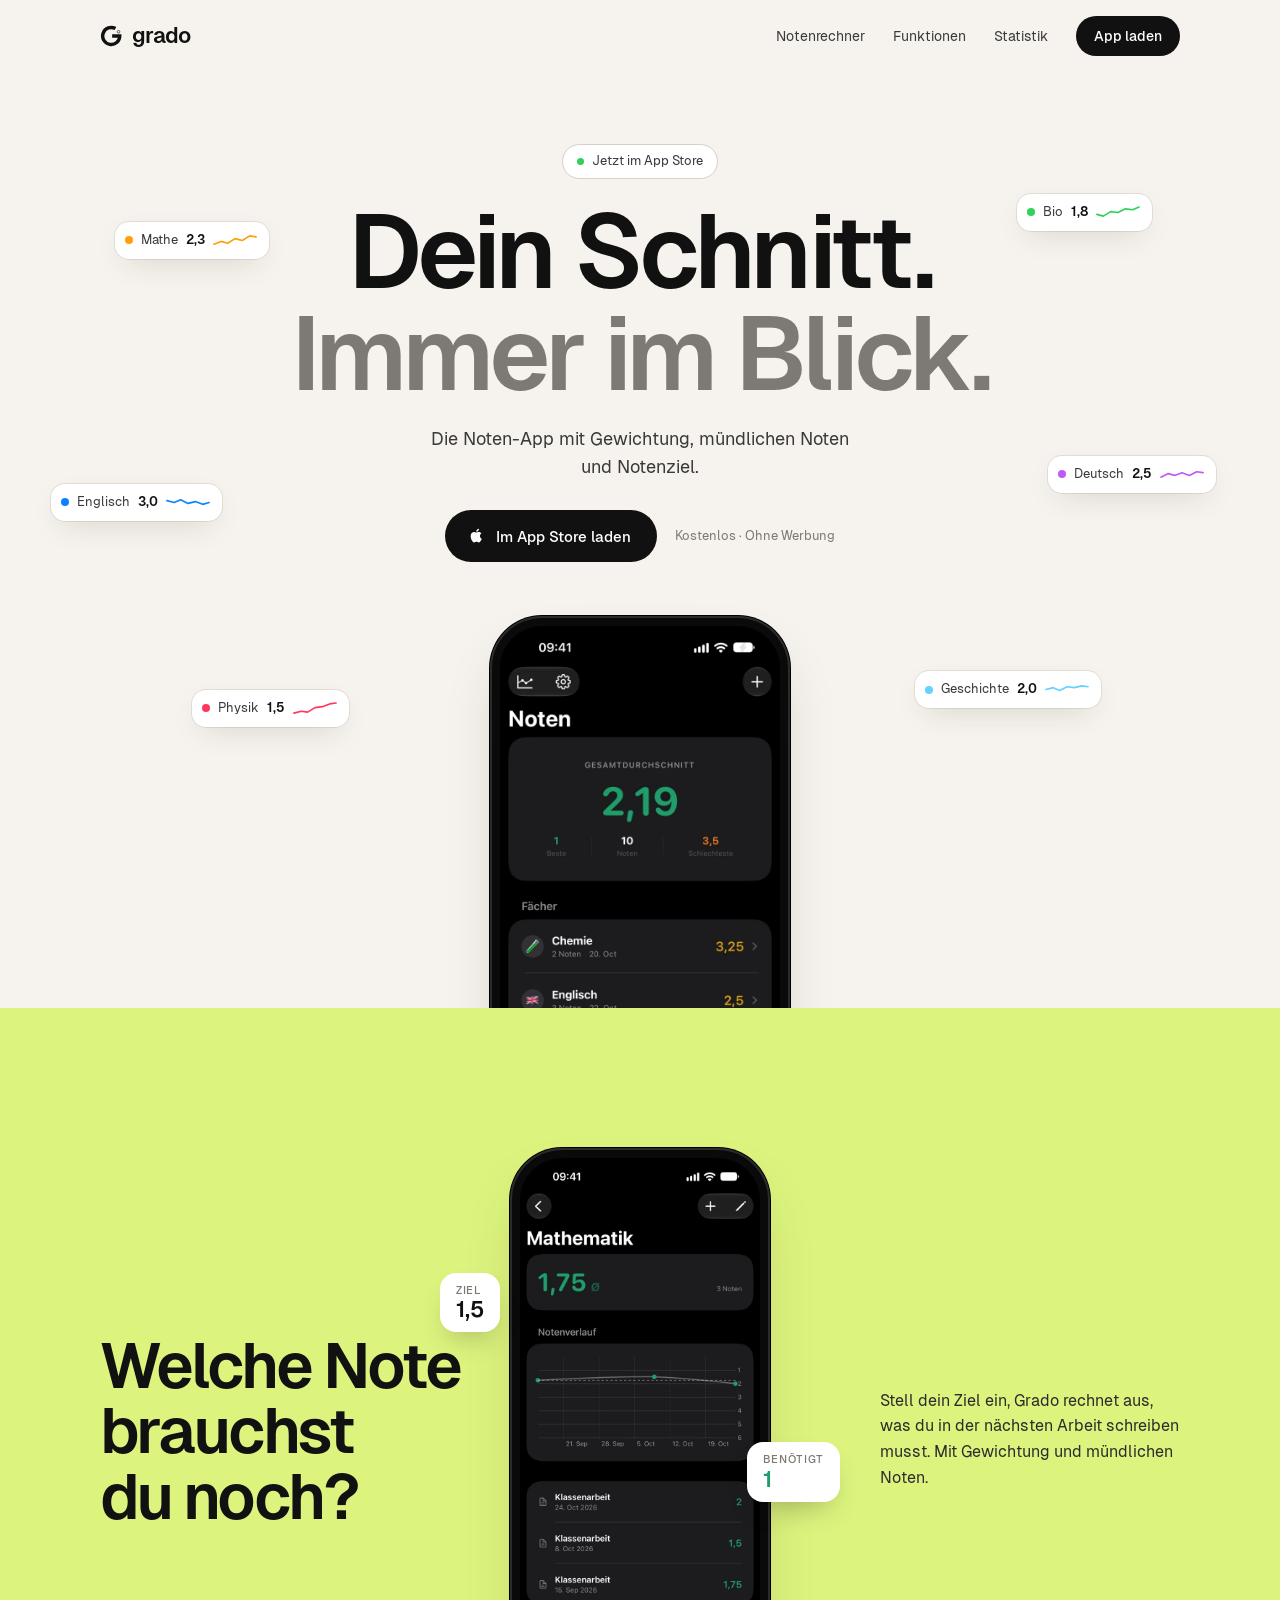
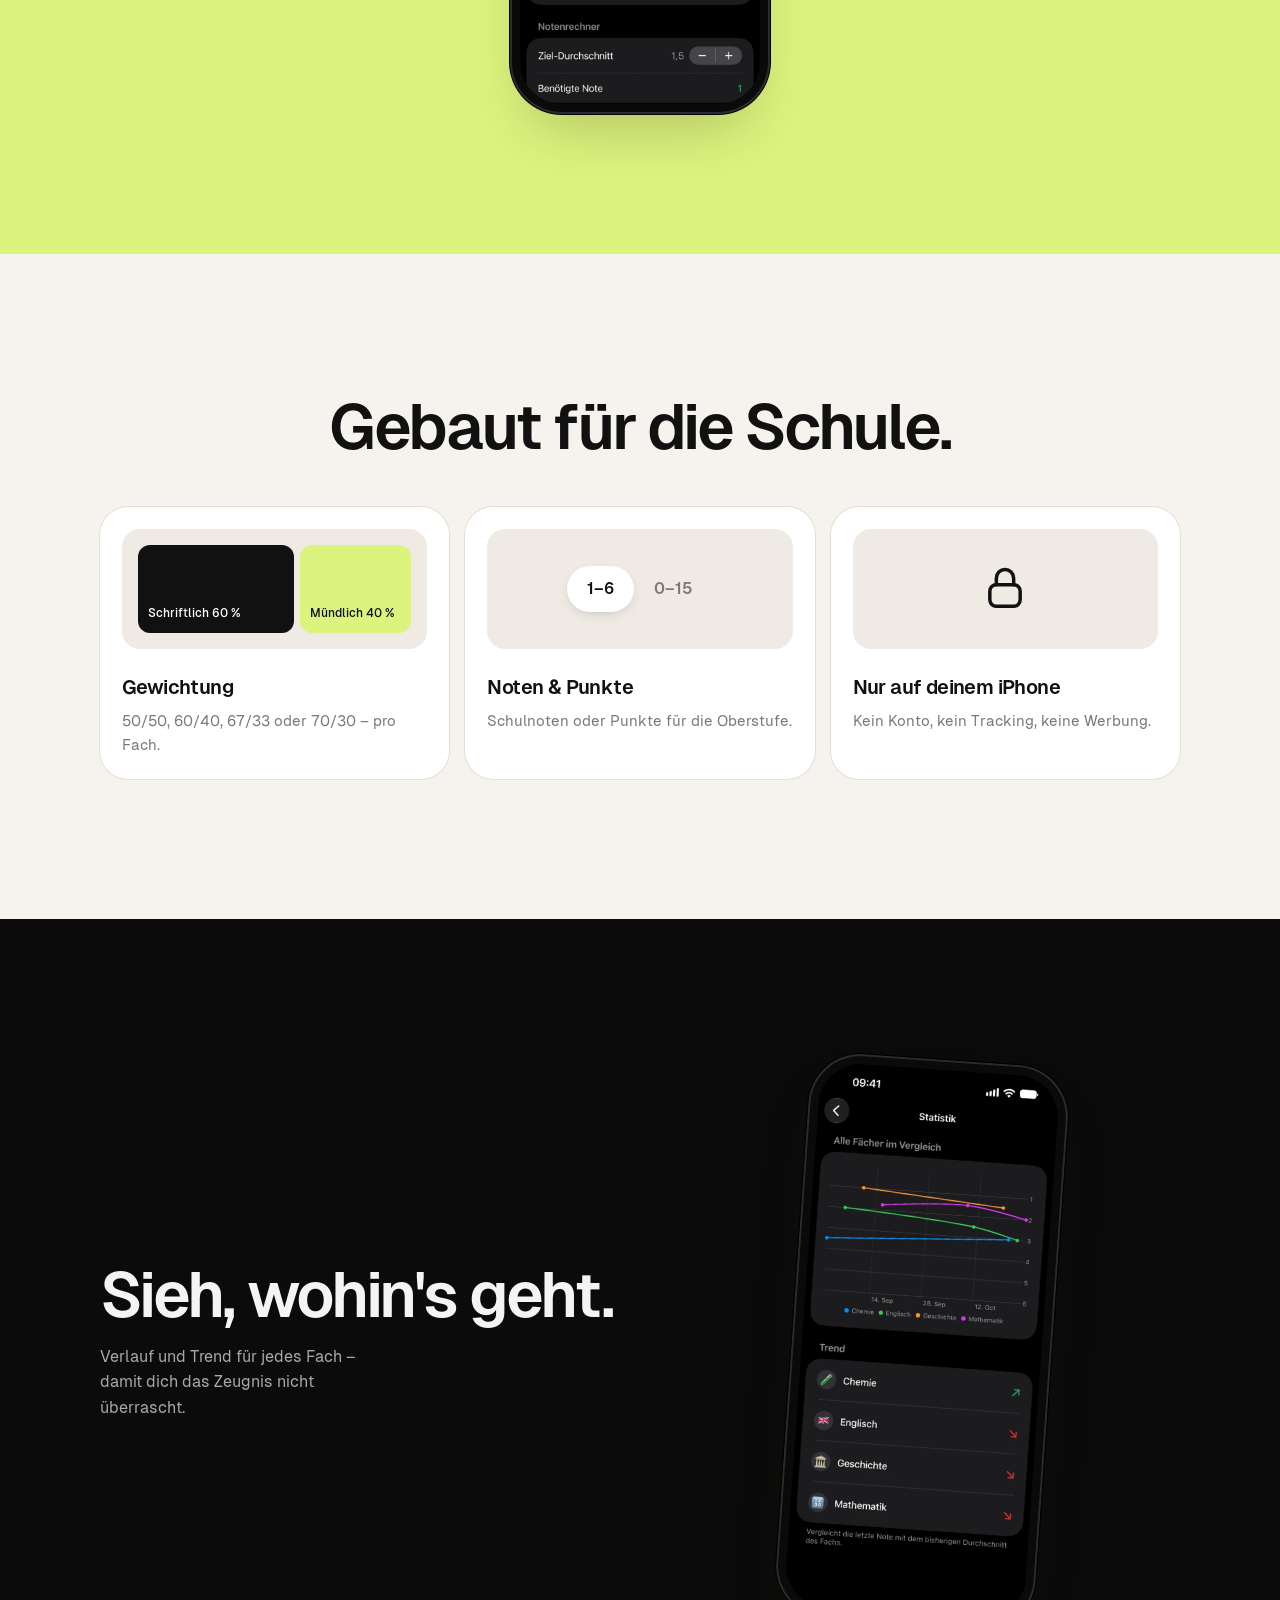
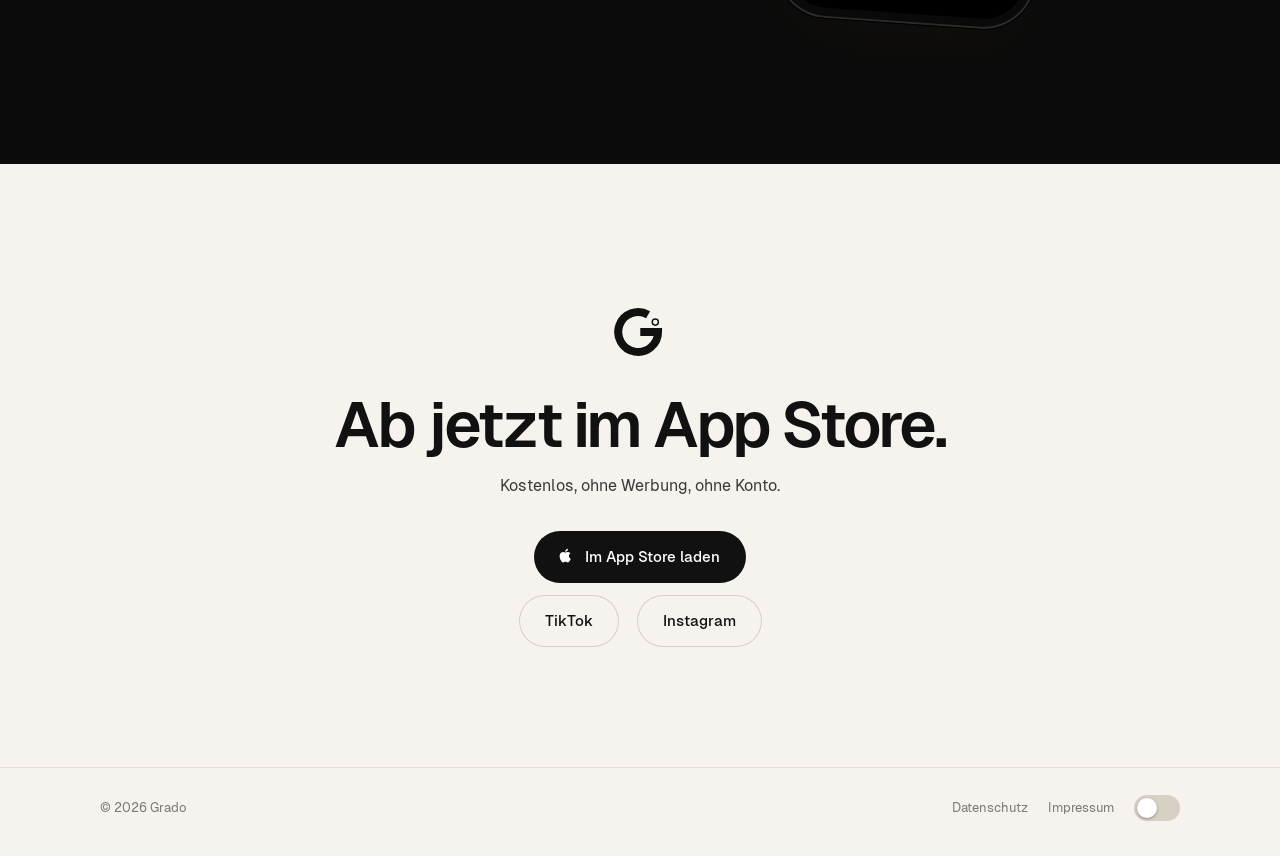
<file: index.html>
<!doctype html>
<html lang="de">
<head>
<meta charset="utf-8">
<meta name="viewport" content="width=device-width,initial-scale=1,viewport-fit=cover">
<title>Grado – Noten-App fürs iPhone</title>
<meta name="description" content="Grado rechnet deinen Notenschnitt aus – mit Gewichtung, mündlichen Noten und Notenziel. Kostenlos und ohne Werbung fürs iPhone.">
<meta name="theme-color" content="#f6f3ee">
<link rel="icon" type="image/png" href="assets/favicon.png">
<link rel="apple-touch-icon" href="assets/apple-touch-icon.png">
<link rel="preload" href="fonts/geist-600.woff2" as="font" type="font/woff2" crossorigin>
<link rel="stylesheet" href="style.css">
<meta property="og:type" content="website">
<meta property="og:title" content="Grado – Noten-App fürs iPhone">
<meta property="og:description" content="Dein Schnitt. Immer im Blick. Mit Gewichtung, mündlichen Noten und Notenziel. Kostenlos.">
<meta property="og:image" content="assets/og-image.png">
<meta name="twitter:card" content="summary_large_image">
<meta name="apple-itunes-app" content="app-id=6813142168">
<script>try{var t=localStorage.getItem('grado-theme');if(t)document.documentElement.dataset.theme=t}catch(e){}</script>
</head>
<body>

<p class="iab" id="iabBanner">Du bist gerade im In-App-Browser. Tipp oben rechts auf <b>•••</b> und wähle <b>"Im Browser öffnen"</b>, damit der App-Store-Link funktioniert.</p>

<header class="nav wrap">
  <a class="brand" href="index.html" aria-label="Grado Startseite">
    <svg viewBox="80 60 280 300" aria-hidden="true"><path d="M 263.3 117.6 A 106.6 106.6 0 1 0 316.6 210 L 221.5 210" fill="none" stroke="currentColor" stroke-width="43"/><circle cx="302" cy="157" r="16.4" fill="none" stroke="currentColor" stroke-width="8"/></svg>grado
  </a>
  <nav aria-label="Hauptmenü">
    <a class="hide-s" href="#rechner">Notenrechner</a>
    <a class="hide-s" href="#funktionen">Funktionen</a>
    <a class="hide-s" href="#statistik">Statistik</a>
    <a class="cta" href="https://apps.apple.com/de/app/grado/id6813142168">App laden</a>
  </nav>
</header>

<main>
  <!-- HERO -->
  <section class="hero" id="top">
    <div class="chips" aria-hidden="true">
      <div class="chip c1"><i style="--c:#ff9f0a"></i>Mathe<b>2,3</b><svg viewBox="0 0 48 16"><path d="M1 12 L9 9 L16 11 L24 6 L32 8 L40 3 L47 4"/></svg></div>
      <div class="chip c2"><i style="--c:#30d158"></i>Bio<b>1,8</b><svg viewBox="0 0 48 16"><path d="M1 10 L8 12 L16 7 L24 8 L32 4 L40 5 L47 2"/></svg></div>
      <div class="chip c3"><i style="--c:#0a84ff"></i>Englisch<b>3,0</b><svg viewBox="0 0 48 16"><path d="M1 6 L9 8 L16 5 L24 9 L32 7 L40 10 L47 8"/></svg></div>
      <div class="chip c4"><i style="--c:#bf5af2"></i>Deutsch<b>2,5</b><svg viewBox="0 0 48 16"><path d="M1 11 L9 7 L16 9 L24 6 L32 9 L40 5 L47 6"/></svg></div>
      <div class="chip c5"><i style="--c:#ff375f"></i>Physik<b>1,5</b><svg viewBox="0 0 48 16"><path d="M1 13 L9 11 L16 12 L24 7 L32 6 L40 3 L47 2"/></svg></div>
      <div class="chip c6"><i style="--c:#64d2ff"></i>Geschichte<b>2,0</b><svg viewBox="0 0 48 16"><path d="M1 8 L9 6 L16 9 L24 5 L32 6 L40 4 L47 5"/></svg></div>
    </div>

    <div class="hero-copy wrap">
      <p class="badge rv"><span class="pulse"></span>Jetzt im App Store</p>
      <h1 class="rv d1">Dein Schnitt.<br><span>Immer im Blick.</span></h1>
      <p class="sub rv d2">Die Noten-App mit Gewichtung, mündlichen Noten und Notenziel.</p>
      <div class="actions rv d3">
        <a class="store" href="https://apps.apple.com/de/app/grado/id6813142168"><svg viewBox="0 0 24 24" aria-hidden="true"><path fill="currentColor" d="M16.37 12.6c-.02-2.2 1.8-3.26 1.88-3.31-1.03-1.5-2.62-1.7-3.18-1.73-1.35-.14-2.64.8-3.33.8-.69 0-1.74-.78-2.87-.76-1.47.02-2.83.86-3.59 2.18-1.54 2.66-.39 6.6 1.1 8.76.73 1.06 1.6 2.24 2.73 2.2 1.1-.05 1.51-.71 2.84-.71 1.32 0 1.7.71 2.86.69 1.18-.02 1.93-1.07 2.65-2.13.84-1.22 1.18-2.41 1.2-2.47-.03-.01-2.3-.88-2.32-3.5zM14.2 6.13c.6-.73 1.01-1.75.9-2.76-.87.04-1.92.58-2.54 1.31-.56.64-1.05 1.67-.92 2.66.97.07 1.96-.49 2.56-1.21z"/></svg>Im App Store laden</a>
        <span class="note">Kostenlos · Ohne Werbung</span>
      </div>
    </div>

    <div class="hero-phone" id="heroPhone">
      <div class="phone"><img src="assets/app-uebersicht.webp" width="690" height="1500" alt="Grado: Gesamtdurchschnitt 2,19 und Fächerübersicht"></div>
    </div>
  </section>

  <!-- NOTENRECHNER -->
  <section class="band lime" id="rechner">
    <div class="wrap trio">
      <h2 class="rv">Welche Note brauchst du&nbsp;noch?</h2>
      <div class="stage rv d1">
        <div class="phone sm"><img src="assets/app-rechner.webp" width="690" height="1500" loading="lazy" alt="Grado Notenrechner: Ziel-Durchschnitt 1,5, benötigte Note 1"></div>
        <div class="tag t1" aria-hidden="true"><small>Ziel</small>1,5</div>
        <div class="tag t2" aria-hidden="true"><small>Benötigt</small>1</div>
      </div>
      <p class="side rv d2">Stell dein Ziel ein, Grado rechnet aus, was du in der nächsten Arbeit schreiben musst. Mit Gewichtung und mündlichen Noten.</p>
    </div>
  </section>

  <!-- FUNKTIONEN -->
  <section class="band" id="funktionen">
    <div class="wrap">
      <h2 class="center rv">Gebaut für die Schule.</h2>
      <div class="cards">
        <article class="card rv">
          <div class="viz weight" aria-hidden="true"><span style="flex:60">Schriftlich 60&nbsp;%</span><span style="flex:40">Mündlich 40&nbsp;%</span></div>
          <h3>Gewichtung</h3>
          <p>50/50, 60/40, 67/33 oder 70/30 – pro Fach.</p>
        </article>
        <article class="card rv d1">
          <div class="viz toggle" aria-hidden="true"><span class="on">1–6</span><span>0–15</span></div>
          <h3>Noten &amp; Punkte</h3>
          <p>Schulnoten oder Punkte für die Oberstufe.</p>
        </article>
        <article class="card rv d2">
          <div class="viz lock" aria-hidden="true"><svg viewBox="0 0 24 24"><rect x="5" y="10" width="14" height="10" rx="3"/><path d="M8 10V7a4 4 0 0 1 8 0v3"/></svg></div>
          <h3>Nur auf deinem iPhone</h3>
          <p>Kein Konto, kein Tracking, keine Werbung.</p>
        </article>
      </div>
    </div>
  </section>

  <!-- STATISTIK -->
  <section class="band dark" id="statistik">
    <div class="wrap duo">
      <div class="rv">
        <h2>Sieh, wohin's&nbsp;geht.</h2>
        <p class="side">Verlauf und Trend für jedes Fach – damit dich das Zeugnis nicht überrascht.</p>
      </div>
      <div class="stage rv d1">
        <div class="phone sm tilt"><img src="assets/app-statistik.webp" width="690" height="1500" loading="lazy" alt="Grado Statistik: Verlauf und Trend"></div>
      </div>
    </div>
  </section>

  <!-- CTA -->
  <section class="band end">
    <div class="wrap center">
      <svg class="mark rv" viewBox="80 60 280 300" aria-hidden="true"><path d="M 263.3 117.6 A 106.6 106.6 0 1 0 316.6 210 L 221.5 210" fill="none" stroke="currentColor" stroke-width="43"/><circle cx="302" cy="157" r="16.4" fill="none" stroke="currentColor" stroke-width="8"/></svg>
      <h2 class="rv d1">Ab jetzt im App&nbsp;Store.</h2>
      <p class="side rv d2">Kostenlos, ohne Werbung, ohne Konto.</p>
      <div class="actions rv d3">
        <a class="store" href="https://apps.apple.com/de/app/grado/id6813142168"><svg viewBox="0 0 24 24" aria-hidden="true"><path fill="currentColor" d="M16.37 12.6c-.02-2.2 1.8-3.26 1.88-3.31-1.03-1.5-2.62-1.7-3.18-1.73-1.35-.14-2.64.8-3.33.8-.69 0-1.74-.78-2.87-.76-1.47.02-2.83.86-3.59 2.18-1.54 2.66-.39 6.6 1.1 8.76.73 1.06 1.6 2.24 2.73 2.2 1.1-.05 1.51-.71 2.84-.71 1.32 0 1.7.71 2.86.69 1.18-.02 1.93-1.07 2.65-2.13.84-1.22 1.18-2.41 1.2-2.47-.03-.01-2.3-.88-2.32-3.5zM14.2 6.13c.6-.73 1.01-1.75.9-2.76-.87.04-1.92.58-2.54 1.31-.56.64-1.05 1.67-.92 2.66.97.07 1.96-.49 2.56-1.21z"/></svg>Im App Store laden</a>
      </div>
      <div class="actions rv d3" style="margin-top:12px">
        <a class="store ghost" href="https://www.tiktok.com/@grado.app0" target="_blank" rel="noopener">TikTok</a>
        <a class="store ghost" href="https://www.instagram.com/grado_app" target="_blank" rel="noopener">Instagram</a>
      </div>
    </div>
  </section>
</main>

<footer>
  <div class="wrap">
    <span>© 2026 Grado</span>
    <nav aria-label="Rechtliches">
      <a href="datenschutz.html">Datenschutz</a>
      <a href="impressum.html">Impressum</a>
      <button class="theme" id="theme" type="button" aria-label="Hell/Dunkel umschalten"><span></span></button>
    </nav>
  </div>
</footer>

<script>
(function(){
  var ua=navigator.userAgent||"";
  if(/musical_ly|tiktok|bytedance|instagram|FBAN|FBAV|Snapchat|Line\//i.test(ua)){
    var banner=document.getElementById('iabBanner');
    if(banner)banner.classList.add('show');
  }
})();
(function(){
  var root=document.documentElement,btn=document.getElementById('theme');
  btn.addEventListener('click',function(){var d=root.dataset.theme==='dark'?'light':'dark';root.dataset.theme=d;try{localStorage.setItem('grado-theme',d)}catch(e){}});
  var reduce=window.matchMedia('(prefers-reduced-motion: reduce)').matches;
  if('IntersectionObserver' in window&&!reduce){
    var io=new IntersectionObserver(function(es){es.forEach(function(e){if(e.isIntersecting){e.target.classList.add('on');io.unobserve(e.target)}})},{threshold:.15});
    document.querySelectorAll('.rv').forEach(function(el){io.observe(el)});
  }else{document.querySelectorAll('.rv').forEach(function(el){el.classList.add('on')})}
  var p=document.getElementById('heroPhone');
  if(!reduce&&p){var f=function(){var y=Math.min(window.scrollY,600);p.style.setProperty('--rise',(y*-.35)+'px')};window.addEventListener('scroll',f,{passive:true});f()}
})();
</script>
<script data-goatcounter="https://leonidas.goatcounter.com/count" async src="//gc.zgo.at/count.js"></script>
</body>
</html>
</file>
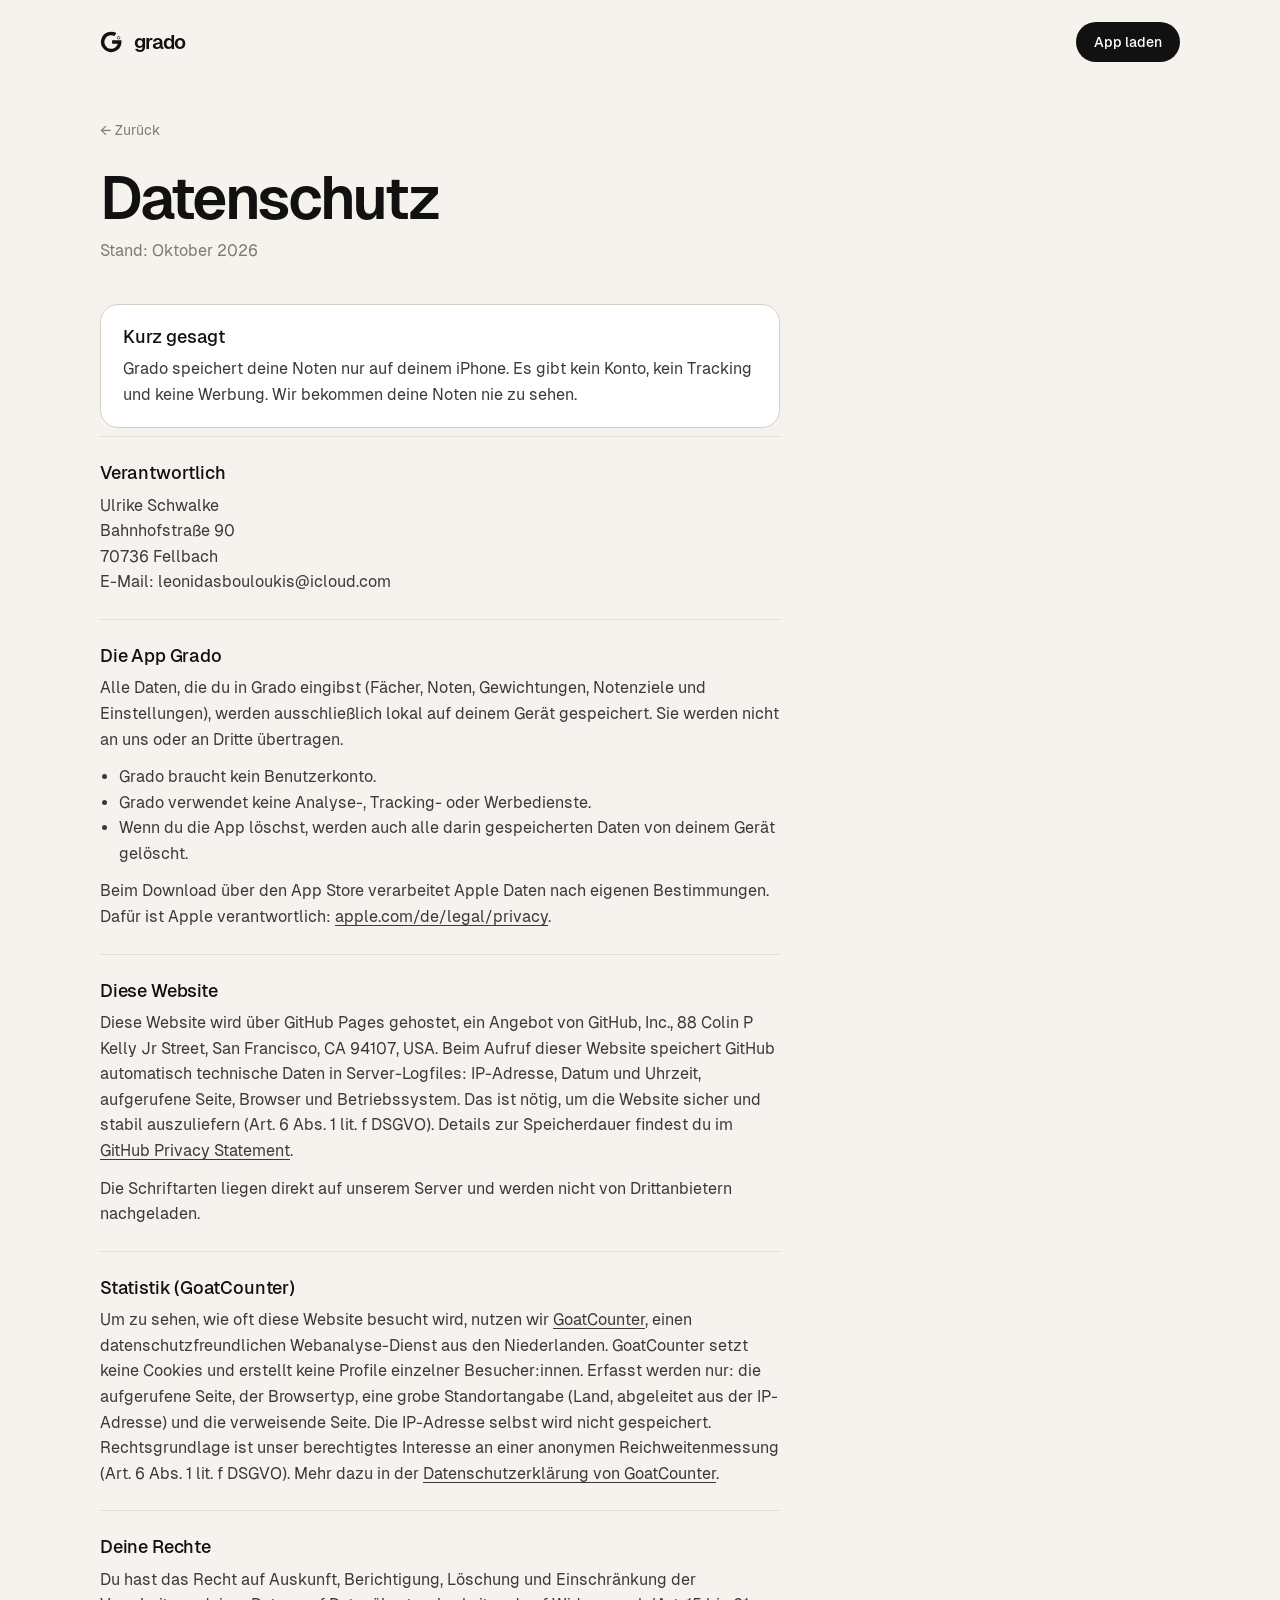
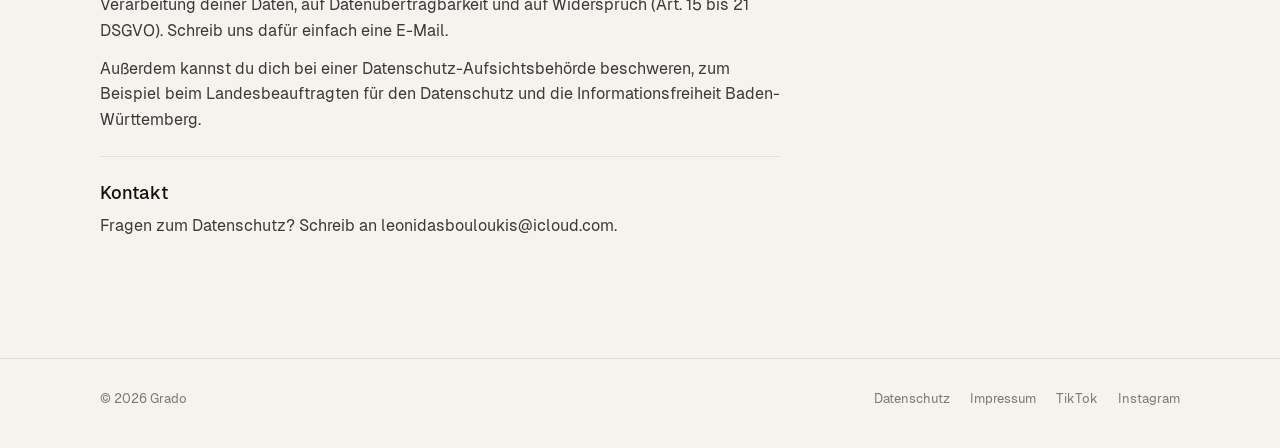
<file: datenschutz.html>
<!doctype html>
<html lang="de">
<head>
<meta charset="utf-8">
<meta name="theme-color" content="#f6f3ee">
<meta name="viewport" content="width=device-width,initial-scale=1,viewport-fit=cover">
<title>Datenschutz – Grado</title>
<meta name="description" content="Datenschutzerklärung für die App Grado und diese Website.">
<link rel="icon" type="image/png" href="assets/favicon.png">
<link rel="apple-touch-icon" href="assets/apple-touch-icon.png">
<link rel="stylesheet" href="style.css">
<script>try{var t=localStorage.getItem('grado-theme');if(t)document.documentElement.dataset.theme=t}catch(e){}</script>
</head>
<body>
<header class="wrap top">
  <a class="mini" href="index.html" aria-label="Grado Startseite"><svg viewBox="80 60 280 300" aria-hidden="true"><path d="M 263.3 117.6 A 106.6 106.6 0 1 0 316.6 210 L 221.5 210" fill="none" stroke="currentColor" stroke-width="43"/><circle cx="302" cy="157" r="16.4" fill="none" stroke="currentColor" stroke-width="8"/></svg>grado</a>
  <nav aria-label="Hauptmenü"><a class="pill" href="https://apps.apple.com/de/app/grado/id6813142168">App laden</a></nav>
</header>
<div class="wrap">
  <main class="legal">
    <a class="back" href="index.html">← Zurück</a>
    <h1>Datenschutz</h1>
    <p class="stand">Stand: Oktober 2026</p>

    <section class="tldr">
      <h2>Kurz gesagt</h2>
      <p>Grado speichert deine Noten nur auf deinem iPhone. Es gibt kein Konto, kein Tracking und keine Werbung. Wir bekommen deine Noten nie zu sehen.</p>
    </section>
    <section>
      <h2>Verantwortlich</h2>
      <address>Ulrike Schwalke<br>Bahnhofstraße 90<br>70736 Fellbach<br>E-Mail: leonidasbouloukis@icloud.com</address>
    </section>
    <section>
      <h2>Die App Grado</h2>
      <p>Alle Daten, die du in Grado eingibst (Fächer, Noten, Gewichtungen, Notenziele und Einstellungen), werden ausschließlich lokal auf deinem Gerät gespeichert. Sie werden nicht an uns oder an Dritte übertragen.</p>
      <ul>
        <li>Grado braucht kein Benutzerkonto.</li>
        <li>Grado verwendet keine Analyse-, Tracking- oder Werbedienste.</li>
        <li>Wenn du die App löschst, werden auch alle darin gespeicherten Daten von deinem Gerät gelöscht.</li>
      </ul>
      <p>Beim Download über den App Store verarbeitet Apple Daten nach eigenen Bestimmungen. Dafür ist Apple verantwortlich: <a href="https://www.apple.com/de/legal/privacy/" target="_blank" rel="noopener">apple.com/de/legal/privacy</a>.</p>
    </section>
    <section>
      <h2>Diese Website</h2>
      <p>Diese Website wird über GitHub Pages gehostet, ein Angebot von GitHub, Inc., 88 Colin P Kelly Jr Street, San Francisco, CA 94107, USA. Beim Aufruf dieser Website speichert GitHub automatisch technische Daten in Server-Logfiles: IP-Adresse, Datum und Uhrzeit, aufgerufene Seite, Browser und Betriebssystem. Das ist nötig, um die Website sicher und stabil auszuliefern (Art. 6 Abs. 1 lit. f DSGVO). Details zur Speicherdauer findest du im <a href="https://docs.github.com/en/site-policy/privacy-policies/github-general-privacy-statement" target="_blank" rel="noopener">GitHub Privacy Statement</a>.</p>
      <p>Die Schriftarten liegen direkt auf unserem Server und werden nicht von Drittanbietern nachgeladen.</p>
    </section>
    <section>
      <h2>Statistik (GoatCounter)</h2>
      <p>Um zu sehen, wie oft diese Website besucht wird, nutzen wir <a href="https://www.goatcounter.com/" target="_blank" rel="noopener">GoatCounter</a>, einen datenschutzfreundlichen Webanalyse-Dienst aus den Niederlanden. GoatCounter setzt keine Cookies und erstellt keine Profile einzelner Besucher:innen. Erfasst werden nur: die aufgerufene Seite, der Browsertyp, eine grobe Standortangabe (Land, abgeleitet aus der IP-Adresse) und die verweisende Seite. Die IP-Adresse selbst wird nicht gespeichert. Rechtsgrundlage ist unser berechtigtes Interesse an einer anonymen Reichweitenmessung (Art. 6 Abs. 1 lit. f DSGVO). Mehr dazu in der <a href="https://www.goatcounter.com/privacy" target="_blank" rel="noopener">Datenschutzerklärung von GoatCounter</a>.</p>
    </section>
    <section>
      <h2>Deine Rechte</h2>
      <p>Du hast das Recht auf Auskunft, Berichtigung, Löschung und Einschränkung der Verarbeitung deiner Daten, auf Datenübertragbarkeit und auf Widerspruch (Art. 15 bis 21 DSGVO). Schreib uns dafür einfach eine E-Mail.</p>
      <p>Außerdem kannst du dich bei einer Datenschutz-Aufsichtsbehörde beschweren, zum Beispiel beim Landesbeauftragten für den Datenschutz und die Informationsfreiheit Baden-Württemberg.</p>
    </section>
    <section>
      <h2>Kontakt</h2>
      <p>Fragen zum Datenschutz? Schreib an leonidasbouloukis@icloud.com.</p>
    </section>
  </main>
</div>
<footer>
  <div class="wrap">
    <span>© 2026 Grado</span>
    <nav aria-label="Rechtliches">
      <a href="datenschutz.html">Datenschutz</a>
      <a href="impressum.html">Impressum</a>
      <a href="https://www.tiktok.com/@grado.app0" target="_blank" rel="noopener">TikTok</a>
      <a href="https://www.instagram.com/grado_app" target="_blank" rel="noopener">Instagram</a>
    </nav>
  </div>
</footer>
<script data-goatcounter="https://leonidas.goatcounter.com/count" async src="//gc.zgo.at/count.js"></script>
</body>
</html>
</file>
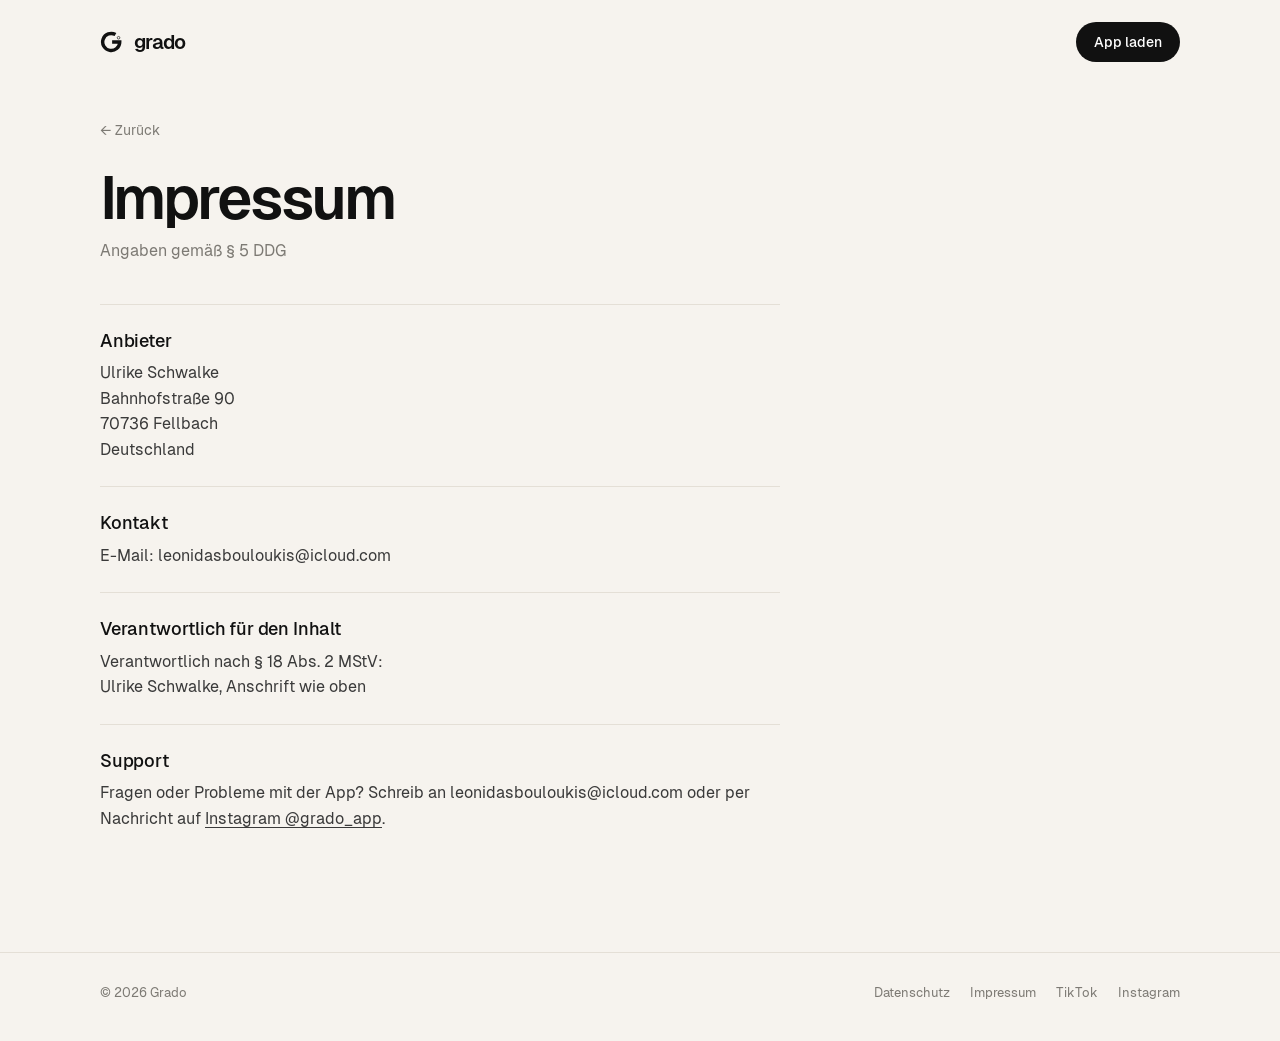
<file: impressum.html>
<!doctype html>
<html lang="de">
<head>
<meta charset="utf-8">
<meta name="theme-color" content="#f6f3ee">
<meta name="viewport" content="width=device-width,initial-scale=1,viewport-fit=cover">
<title>Impressum – Grado</title>
<meta name="description" content="Impressum von Grado.">
<link rel="icon" type="image/png" href="assets/favicon.png">
<link rel="apple-touch-icon" href="assets/apple-touch-icon.png">
<link rel="stylesheet" href="style.css">
<script>try{var t=localStorage.getItem('grado-theme');if(t)document.documentElement.dataset.theme=t}catch(e){}</script>
</head>
<body>
<header class="wrap top">
  <a class="mini" href="index.html" aria-label="Grado Startseite"><svg viewBox="80 60 280 300" aria-hidden="true"><path d="M 263.3 117.6 A 106.6 106.6 0 1 0 316.6 210 L 221.5 210" fill="none" stroke="currentColor" stroke-width="43"/><circle cx="302" cy="157" r="16.4" fill="none" stroke="currentColor" stroke-width="8"/></svg>grado</a>
  <nav aria-label="Hauptmenü"><a class="pill" href="https://apps.apple.com/de/app/grado/id6813142168">App laden</a></nav>
</header>
<div class="wrap">
  <main class="legal">
    <a class="back" href="index.html">← Zurück</a>
    <h1>Impressum</h1>
    <p class="stand">Angaben gemäß § 5 DDG</p>

    <section>
      <h2>Anbieter</h2>
      <address>Ulrike Schwalke<br>Bahnhofstraße 90<br>70736 Fellbach<br>Deutschland</address>
    </section>
    <section>
      <h2>Kontakt</h2>
      <p>E-Mail: leonidasbouloukis@icloud.com</p>
    </section>
    <section>
      <h2>Verantwortlich für den Inhalt</h2>
      <p>Verantwortlich nach § 18 Abs. 2 MStV:<br>Ulrike Schwalke, Anschrift wie oben</p>
    </section>
    <section>
      <h2>Support</h2>
      <p>Fragen oder Probleme mit der App? Schreib an leonidasbouloukis@icloud.com oder per Nachricht auf <a href="https://www.instagram.com/grado_app" target="_blank" rel="noopener">Instagram @grado_app</a>.</p>
    </section>
  </main>
</div>
<footer>
  <div class="wrap">
    <span>© 2026 Grado</span>
    <nav aria-label="Rechtliches">
      <a href="datenschutz.html">Datenschutz</a>
      <a href="impressum.html">Impressum</a>
      <a href="https://www.tiktok.com/@grado.app0" target="_blank" rel="noopener">TikTok</a>
      <a href="https://www.instagram.com/grado_app" target="_blank" rel="noopener">Instagram</a>
    </nav>
  </div>
</footer>
<script data-goatcounter="https://leonidas.goatcounter.com/count" async src="//gc.zgo.at/count.js"></script>
</body>
</html>
</file>
<file: style.css>
@font-face{font-family:'Geist';font-weight:400;font-display:swap;src:url(fonts/geist-400.woff2) format('woff2')}
@font-face{font-family:'Geist';font-weight:500;font-display:swap;src:url(fonts/geist-500.woff2) format('woff2')}
@font-face{font-family:'Geist';font-weight:600;font-display:swap;src:url(fonts/geist-600.woff2) format('woff2')}

/* Grado – hell, ruhig, mit Lime-Akzent. Dunkel per Schalter im Footer. */
:root{
  --bg:#f6f3ee;--bg2:#efebe4;--card:#fff;--fg:#111;--soft:#3a3a3a;--mute:#7d7a74;--line:#e4dfd6;--line2:#d6d0c5;
  --lime:#dcf47e;--ink:#111;--onink:#fff;--shadow:0 30px 60px -20px rgba(40,30,10,.25);
  --font:'Geist',-apple-system,'Helvetica Neue',Arial,sans-serif;--ease:cubic-bezier(.2,.7,.2,1);
  color-scheme:light;
}
:root[data-theme="dark"]{
  --bg:#0b0b0b;--bg2:#131313;--card:#161616;--fg:#f4f4f2;--soft:#cfcfcf;--mute:#8a8a8a;--line:#1f1f1f;--line2:#2c2c2c;
  --lime:#c8e86a;--ink:#f4f4f2;--onink:#0b0b0b;--shadow:0 30px 60px -20px rgba(0,0,0,.8);color-scheme:dark;
}
*{box-sizing:border-box}
html{scroll-behavior:smooth}
body{margin:0;min-height:100vh;background:var(--bg);color:var(--fg);font:400 16px/1.6 var(--font);-webkit-font-smoothing:antialiased;display:flex;flex-direction:column;overflow-x:hidden;transition:background .3s,color .3s}
a{color:inherit}
:focus-visible{outline:2px solid var(--fg);outline-offset:4px;border-radius:8px}
.wrap{width:100%;max-width:1120px;margin:0 auto;padding-left:max(20px,env(safe-area-inset-left,0px));padding-right:max(20px,env(safe-area-inset-right,0px))}
.center{text-align:center}
h1,h2,h3{font-weight:600;letter-spacing:-.045em;margin:0}

/* In-App-Browser-Hinweis (TikTok/Instagram/Facebook blockieren App-Store-Links) */
.iab{display:none;padding:12px max(20px,env(safe-area-inset-left,0px));background:#111;color:#fff;font-size:13px;line-height:1.4;text-align:center}
.iab b{color:var(--lime)}
.iab.show{display:block}

/* Navigation */
.nav{position:sticky;top:0;z-index:20;display:flex;align-items:center;justify-content:space-between;padding-block:16px;background:color-mix(in srgb,var(--bg) 82%,transparent);-webkit-backdrop-filter:blur(14px);backdrop-filter:blur(14px)}
.brand{display:inline-flex;align-items:center;gap:8px;text-decoration:none;font:600 22px/1 var(--font);letter-spacing:-.05em}
.brand svg{width:24px;height:24px}
.nav nav{display:flex;align-items:center;gap:28px;font-size:14px;color:var(--soft)}
.nav nav a{text-decoration:none}.nav nav a:hover{color:var(--fg)}
.cta{display:inline-flex;align-items:center;min-height:40px;padding:0 18px;border-radius:999px;background:var(--ink);color:var(--onink);font-weight:500;font-size:14px;text-decoration:none}

/* Hero */
.hero{position:relative;min-height:calc(100svh - 72px);display:flex;flex-direction:column;align-items:center;overflow:hidden;padding-top:clamp(40px,8vh,96px)}
.hero-copy{position:relative;z-index:2;text-align:center;display:flex;flex-direction:column;align-items:center}
.badge{display:inline-flex;align-items:center;gap:8px;margin:0 0 22px;padding:6px 14px;border:1px solid var(--line2);border-radius:999px;font-size:13px;color:var(--soft);background:var(--card)}
.pulse{width:7px;height:7px;border-radius:50%;background:#30d158;box-shadow:0 0 0 0 rgba(48,209,88,.5);animation:pulse 2s infinite}
@keyframes pulse{70%{box-shadow:0 0 0 8px rgba(48,209,88,0)}100%{box-shadow:0 0 0 0 rgba(48,209,88,0)}}
.hero h1{font-size:clamp(46px,8.4vw,104px);line-height:.98}
.hero h1 span{color:var(--mute)}
.sub{max-width:440px;color:var(--soft);font-size:clamp(16px,1.8vw,18px);margin:20px 0 28px}
.actions{display:flex;flex-wrap:wrap;align-items:center;justify-content:center;gap:12px 18px}
.store{display:inline-flex;align-items:center;gap:10px;min-height:52px;padding:0 26px 0 22px;border-radius:999px;background:var(--ink);color:var(--onink);font:500 15px/1 var(--font);text-decoration:none;transition:transform .2s var(--ease)}
a.store:hover{transform:translateY(-2px)}
.store svg{width:19px;height:19px;margin-top:-2px}
.store.ghost{background:transparent;color:var(--fg);box-shadow:inset 0 0 0 1px var(--line2);padding:0 26px}
.note{font-size:13px;color:var(--mute)}

/* schwebende Noten-Chips */
.chips{position:absolute;inset:0;pointer-events:none;z-index:1}
.chip{position:absolute;display:flex;align-items:center;gap:8px;padding:8px 12px 8px 10px;border-radius:14px;background:var(--card);box-shadow:0 10px 30px -12px rgba(40,30,10,.25),0 0 0 1px var(--line);font-size:13px;color:var(--soft);animation:float 7s ease-in-out infinite;white-space:nowrap}
.chip i{width:8px;height:8px;border-radius:50%;background:var(--c)}
.chip b{font-weight:600;color:var(--fg)}
.chip svg{width:44px;height:15px}.chip path{fill:none;stroke:var(--c,#30d158);stroke-width:1.8;stroke-linecap:round;stroke-linejoin:round}
.chip:nth-child(1) path{stroke:#ff9f0a}.chip:nth-child(2) path{stroke:#30d158}.chip:nth-child(3) path{stroke:#0a84ff}.chip:nth-child(4) path{stroke:#bf5af2}.chip:nth-child(5) path{stroke:#ff375f}.chip:nth-child(6) path{stroke:#64d2ff}
.c1{left:9%;top:16%}.c2{right:10%;top:13%;animation-delay:-2s}.c3{left:4%;top:44%;animation-delay:-4s}.c4{right:5%;top:41%;animation-delay:-1s}.c5{left:15%;top:66%;animation-delay:-3s}.c6{right:14%;top:64%;animation-delay:-5s}
@keyframes float{50%{transform:translateY(-12px)}}

/* iPhone */
.phone{position:relative;width:300px;aspect-ratio:690/1500;padding:10px;border-radius:52px;background:#0a0a0a;box-shadow:inset 0 0 0 2px #2b2b2b,0 0 0 1px #000,var(--shadow)}
.phone::before{content:"";position:absolute;top:20px;left:50%;width:30%;height:24px;transform:translateX(-50%);border-radius:20px;background:#000;z-index:2}
.phone img{display:block;width:100%;height:100%;border-radius:42px;object-fit:cover}
.phone.sm{width:260px}
.hero-phone{position:relative;z-index:2;margin-top:clamp(36px,6vh,64px);margin-bottom:-260px;transform:translateY(var(--rise,0px));will-change:transform}

/* Bänder */
.band{position:relative;padding-block:clamp(72px,11vw,140px)}
.band h2{font-size:clamp(36px,5.4vw,64px);line-height:1.02}
.side{color:var(--soft);font-size:16px;max-width:300px;margin:16px 0 0}
.lime{background:var(--lime);color:#111}
.lime .side{color:#2c2c2c}
.trio{display:grid;grid-template-columns:1fr auto 1fr;align-items:center;gap:48px}
.trio .side{justify-self:end}
.stage{position:relative;display:flex;justify-content:center}
.tag{position:absolute;padding:10px 16px;border-radius:16px;background:#fff;color:#111;font:600 22px/1.1 var(--font);box-shadow:0 14px 30px -12px rgba(0,0,0,.3);animation:float 6s ease-in-out infinite}
.tag small{display:block;font:500 11px/1.4 var(--font);color:#7d7a74;letter-spacing:.06em;text-transform:uppercase}
.t1{left:-70px;top:22%}.t2{right:-70px;top:52%;animation-delay:-3s;color:#1f9e6b}

.cards{display:grid;grid-template-columns:repeat(3,1fr);gap:16px;margin-top:48px}
.card{background:var(--card);border-radius:28px;padding:22px;box-shadow:0 0 0 1px var(--line)}
.card h3{font-size:20px;margin:22px 0 6px;letter-spacing:-.03em}
.card p{margin:0;color:var(--mute);font-size:15px}
.viz{height:120px;border-radius:18px;background:var(--bg2);display:flex;align-items:center;justify-content:center;padding:16px;font-size:12px;font-weight:500}
.weight{gap:6px;align-items:stretch}
.weight span{display:flex;align-items:flex-end;padding:10px;border-radius:12px;background:var(--ink);color:var(--onink)}
.weight span+span{background:var(--lime);color:#111}
.toggle{gap:0}
.toggle span{padding:10px 20px;border-radius:999px;font-size:16px;font-weight:600;color:var(--mute)}
.toggle span.on{background:var(--card);color:var(--fg);box-shadow:0 4px 14px -6px rgba(0,0,0,.25)}
.lock svg{width:52px;height:52px;fill:none;stroke:var(--fg);stroke-width:1.6;stroke-linecap:round}

.dark{background:#0b0b0b;color:#f4f4f2}
:root[data-theme="dark"] .dark{background:var(--bg2)}
.dark .side{color:#a8a8a8}
.duo{display:grid;grid-template-columns:1fr 1fr;align-items:center;gap:48px}
.tilt{transform:rotate(4deg)}

.end{padding-bottom:clamp(80px,10vw,120px)}
.end .mark{width:56px;height:56px;margin-bottom:24px}
.end .side{margin:16px auto 32px}

/* Footer */
footer{border-top:1px solid var(--line)}
footer .wrap{padding-block:24px 32px;display:flex;flex-wrap:wrap;gap:12px 24px;justify-content:space-between;align-items:center;color:var(--mute);font-size:13px}
footer nav{display:flex;flex-wrap:wrap;align-items:center;gap:4px 20px}
footer a{text-decoration:none;padding-block:6px}footer a:hover{color:var(--fg)}
.theme{width:46px;height:26px;border-radius:999px;border:0;padding:3px;background:var(--line2);cursor:pointer;display:inline-flex}
.theme span{width:20px;height:20px;border-radius:50%;background:var(--card);box-shadow:0 1px 3px rgba(0,0,0,.3);transition:transform .25s var(--ease)}
:root[data-theme="dark"] .theme span{transform:translateX(20px)}

/* Rechtliches (Datenschutz, Impressum) */
.top{display:flex;align-items:center;justify-content:space-between;gap:16px;padding-block:22px}
.mini{display:inline-flex;align-items:center;gap:10px;text-decoration:none;font:600 20px/1 var(--font);letter-spacing:-.05em}
.mini svg{width:24px;height:24px}
.top nav .pill{display:inline-flex;align-items:center;min-height:40px;padding:0 18px;border-radius:999px;background:var(--ink);color:var(--onink);text-decoration:none;font-size:14px;font-weight:500}
.legal{flex:1;padding-block:24px 96px;max-width:680px}
.legal h1{font:600 clamp(40px,7vw,60px)/1 var(--font);letter-spacing:-.05em;margin:16px 0 10px}
.legal .stand{color:var(--mute);margin:0 0 40px}
.legal h2{font:500 18px/1.3 var(--font);letter-spacing:-.01em;margin:0 0 8px}
.legal section{border-top:1px solid var(--line);padding-block:24px}
.legal p,.legal li,.legal address{color:var(--soft)}
.legal p{margin:0 0 12px}.legal p:last-child{margin-bottom:0}
.legal ul{padding-left:1.2em;margin:0 0 12px}
.legal address{font-style:normal}
.legal a{text-underline-offset:3px}
.legal .tldr{border:1px solid var(--line2);border-radius:18px;padding:20px 22px;margin-bottom:8px;background:var(--card)}
.back{display:inline-flex;align-items:center;min-height:44px;font-size:14px;text-decoration:none;color:var(--mute)}
.back:hover{color:var(--fg)}

/* Einblenden beim Scrollen */
.rv{opacity:0;transform:translateY(18px);transition:opacity .8s var(--ease),transform .8s var(--ease)}
.rv.on{opacity:1;transform:none}
.d1{transition-delay:.08s}.d2{transition-delay:.16s}.d3{transition-delay:.24s}
.legal .rv,.legal .rv.on{opacity:1;transform:none}

@media (max-width:900px){
  .hide-s{display:none}
  .trio,.duo{grid-template-columns:1fr;text-align:center;justify-items:center;gap:40px}
  .trio .side,.duo .side{justify-self:center;margin-inline:auto}
  .cards{grid-template-columns:1fr}
  .t1{left:-24px;top:8%}.t2{right:-24px}
}
@media (max-width:600px){
  .c3,.c4,.c5,.c6{display:none}
  .c1{left:4%;top:16px}.c2{right:4%;top:44px}.c5{left:2%;top:auto;bottom:34%}.c6{right:2%;top:auto;bottom:30%}
  .chip{font-size:12px;padding:6px 10px 6px 8px}.chip svg{width:34px}
  .phone{width:250px}.phone.sm{width:230px}
  .hero-phone{margin-bottom:-200px}
  .hero{padding-top:104px}
  /* Auf schmalen Screens ist neben dem Phone-Mockup kein Platz mehr für die
     schwebenden Ziel/Benötigt-Badges, sonst überlappen sie den Notenverlauf. */
  .stage{flex-wrap:wrap;row-gap:16px;align-items:center}
  .tag{position:static;animation:none}
}
@media (prefers-reduced-motion:reduce){
  *{animation:none!important;transition:none!important}
  .rv{opacity:1;transform:none}
}
</file>
